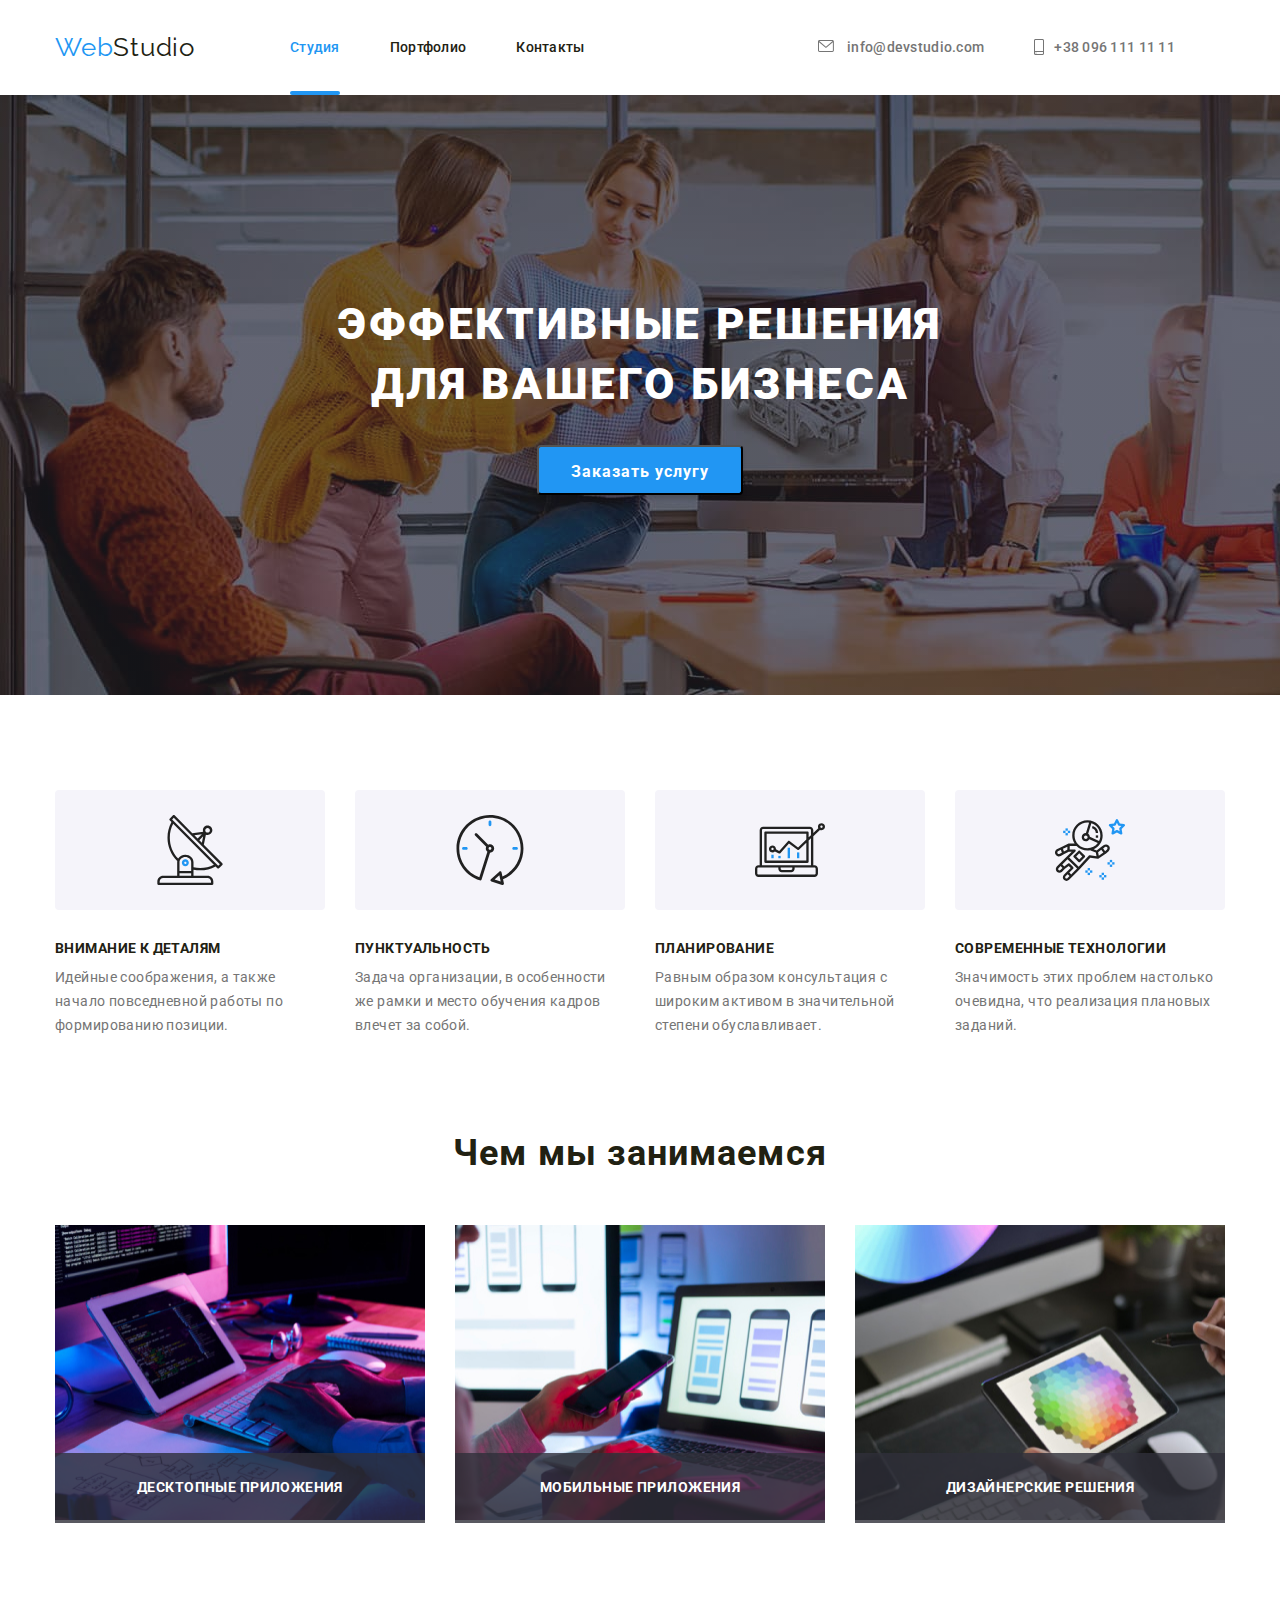
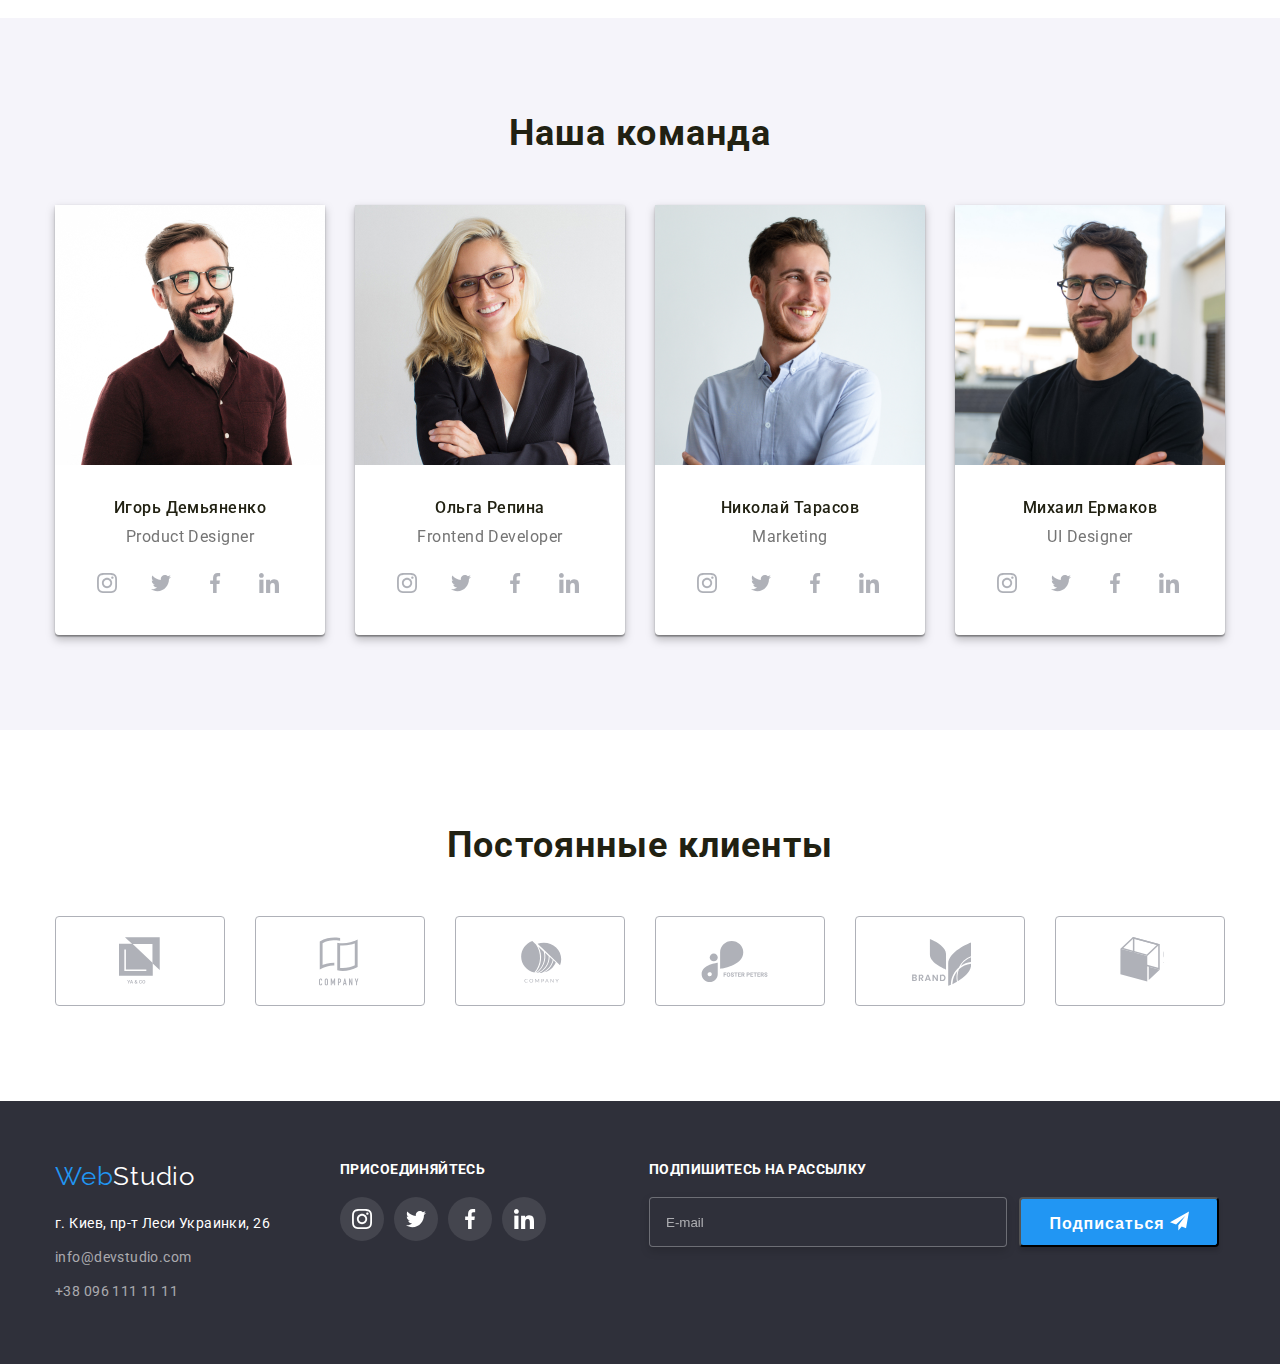
<file: index.html>
<!DOCTYPE html>
<html lang="ru">
  <head>
    <meta charset="UTF-8" />
    <meta name="viewport" content="width=device-width, initial-scale=1.0" />
    <title><goit-markup-hw-06></goit-markup-hw-06></title>
    <link rel="preconnect" href="https://fonts.gstatic.com" />
    <link
      href="https://fonts.googleapis.com/css2?family=Raleway:wght@700&family=Roboto:wght@400;500;700;900&display=swap"
      rel="stylesheet"
    />
    <link
      rel="stylesheet"
      href="https://cdnjs.cloudflare.com/ajax/libs/modern-normalize/1.0.0/modern-normalize.min.css"
      integrity="sha512-ISS7cAi1PEhQ8jnbJpJZMd29NlhNj4AWYyLOSp2CE/CsHxTCu+r+t0D2yoJudVrd0/8fTVPUVDzY5Tvli75u/g=="
      crossorigin="anonymous"
    />
    <link rel="stylesheet" href="./css/style.css" />
  </head>
  <body>
    <!--navigation-->
    <header class="header-container">
      <div class="nav-container size-conteiner">
        <a class="logo" href="WebStudio"
          ><span class="icon-blue">Web</span
          ><span class="icon-bk">Studio</span></a
        >
        <nav class="navigation">
          <ul class="navigation-list list">
            <li>
              <div class="studio">
                <a class="site-studio" href="Студия">Студия</a>
              </div>
            </li>
            <li>
              <a class="site-nav" href="./portfolio.html">Портфолио</a>
            </li>
            <li>
              <a class="site-nav" href="Контакты">Контакты</a>
            </li>
          </ul>
        </nav>
        <!--contacts-->
        <ul class="address">
          <li class="icon-addres">
            <a class="addres-title" href="mailto:info@devstudio.com">
              <svg class="addres-svg">
                <use href="./img/icon/sprite.svg#icon-mail"></use>
              </svg>
              info@devstudio.com
            </a>
          </li>
          <li class="icon-tel">
            <a class="addres-title icon-tel" href="tel:+380961111111">
              <svg class="tel-svg">
                <use href="./img/icon/sprite.svg#icon-smartphone"></use>
              </svg>
              +38 096 111 11 11
            </a>
          </li>
        </ul>
      </div>
    </header>
    <main>
      <!--Hero-->
      <section class="hero-section">
        <h1 class="hero-text">
          Эффективные решения <br />
          для вашего бизнеса
        </h1>
        <button class="hero-button-bgk" type="button" data-modal-open>
          Заказать услугу
        </button>
      </section>

      <!--points-->
      <section class="points-section">
        <ul class="points size-conteiner">
          <li class="points-flex icon-anten">
            <div class="ant-background">
              <svg class="points-svg">
                <use href="./img/icon/sprite.svg#icon-antenna"></use>
              </svg>
            </div>
            <h3 class="points-heading">Внимание к деталям</h3>
            <p class="points-title">
              Идейные соображения, а также начало повседневной работы по
              формированию позиции.
            </p>
          </li>
          <li class="points-flex">
            <div class="ant-background">
              <svg class="points-svg">
                <use href="./img/icon/sprite.svg#icon-clock"></use>
              </svg>
            </div>
            <h3 class="points-heading">Пунктуальность</h3>
            <p class="points-title">
              Задача организации, в особенности же рамки и место обучения кадров
              влечет за собой.
            </p>
          </li>
          <li class="points-flex">
            <div class="ant-background">
              <svg class="points-svg">
                <use href="./img/icon/sprite.svg#icon-diagram"></use>
              </svg>
            </div>
            <h3 class="points-heading">Планирование</h3>
            <p class="points-title">
              Равным образом консультация с широким активом в значительной
              степени обуславливает.
            </p>
          </li>

          <li class="points-flex">
            <div class="ant-background">
              <svg class="points-svg">
                <use href="./img/icon/sprite.svg#icon-astronaut"></use>
              </svg>
            </div>
            <h3 class="points-heading">Современные технологии</h3>
            <p class="points-title">
              Значимость этих проблем настолько очевидна, что реализация
              плановых заданий.
            </p>
          </li>
        </ul>
      </section>
      <!--lessons-->
      <section class="occupation size-conteiner">
        <h2 class="occupation-heading">Чем мы занимаемся</h2>
        <ul class="occupation-flex">
          <li class="occupation-list">
            <img
              class="occupation-img"
              src="./img/main/keyboard.jpg"
              alt="печатает на клавиатуре"
              width="370"
              height="295"
            />
            <p class="occupation-text">Десктопные приложения</p>
          </li>
          <li class="occupation-list">
            <img
              class="occupation-img"
              src="./img/main/telefon.jpg"
              alt="держит телефон"
              width="370"
              height="295"
            />
            <p class="occupation-text">Мобильные приложения</p>
          </li>
          <li class="occupation-list">
            <img
              class="occupation-img"
              src="./img/main/plan.jpg"
              alt="держит планшет"
              width="370"
              height="295"
            />
            <p class="occupation-text">Дизайнерские решения</p>
          </li>
        </ul>
      </section>
      <!--Comand-->
      <section class="comand">
        <h2 class="comand-heading">Наша команда</h2>
        <div class="comand-flex size-conteiner">
          <ul class="comand-list">
            <li class="comand-li">
              <img
                src="img/main/ИгорьДемьяненко.jpg"
                alt="Игорь Демьяненко"
                width="270"
                height="260"
              />
            </li>
            <h4 class="comand-name">Игорь Демьяненко</h4>
            <p lang="en" class="comand-title">Product Designer</p>
            <div class="social-list-div">
              <ul class="social-list">
                <li class="social-list-item">
                  <a href="" class="social-list-link">
                    <svg class="social-list-icon">
                      <use href="./img/icon/sprite.svg#icon-instagram"></use>
                    </svg>
                  </a>
                </li>
                <li class="social-list-item">
                  <a href="" class="social-list-link">
                    <svg class="social-list-icon">
                      <use href="./img/icon/sprite.svg#icon-twitter"></use>
                    </svg>
                  </a>
                </li>
                <li class="social-list-item">
                  <a href="" class="social-list-link">
                    <svg class="social-list-icon">
                      <use href="./img/icon/sprite.svg#icon-facebook"></use>
                    </svg>
                  </a>
                </li>
                <li class="social-list-item-end">
                  <a href="" class="social-list-link">
                    <svg class="social-list-icon">
                      <use href="./img/icon/sprite.svg#icon-linkedin"></use>
                    </svg>
                  </a>
                </li>
              </ul>
            </div>
          </ul>
          <ul class="comand-list">
            <li class="comand-li">
              <img
                src="img/main/ОльгаРепина.jpg"
                alt="Ольга Репина"
                width="270"
                height="260"
              />
              <h4 class="comand-name">Ольга Репина</h4>
              <p lang="en" class="comand-title">Frontend Developer</p>
              <div class="social-list-div">
                <ul class="social-list">
                  <li class="social-list-item">
                    <a href="" class="social-list-link">
                      <svg class="social-list-icon">
                        <use href="./img/icon/sprite.svg#icon-instagram"></use>
                      </svg>
                    </a>
                  </li>
                  <li class="social-list-item">
                    <a href="" class="social-list-link">
                      <svg class="social-list-icon">
                        <use href="./img/icon/sprite.svg#icon-twitter"></use>
                      </svg>
                    </a>
                  </li>
                  <li class="social-list-item">
                    <a href="" class="social-list-link">
                      <svg class="social-list-icon">
                        <use href="./img/icon/sprite.svg#icon-facebook"></use>
                      </svg>
                    </a>
                  </li>
                  <li class="social-list-item-end">
                    <a href="" class="social-list-link">
                      <svg class="social-list-icon">
                        <use href="./img/icon/sprite.svg#icon-linkedin"></use>
                      </svg>
                    </a>
                  </li>
                </ul>
              </div>
            </li>
          </ul>
          <ul class="comand-list">
            <li class="comand-li">
              <img
                src="img/main/НиколайТарасов.jpg"
                alt="Николай Тарасов"
                width="270"
                height="260"
              />
              <h4 class="comand-name">Николай Тарасов</h4>
              <p lang="en" class="comand-title">Marketing</p>
              <div class="social-list-div">
                <ul class="social-list">
                  <li class="social-list-item">
                    <a href="" class="social-list-link">
                      <svg class="social-list-icon">
                        <use href="./img/icon/sprite.svg#icon-instagram"></use>
                      </svg>
                    </a>
                  </li>
                  <li class="social-list-item">
                    <a href="" class="social-list-link">
                      <svg class="social-list-icon">
                        <use href="./img/icon/sprite.svg#icon-twitter"></use>
                      </svg>
                    </a>
                  </li>
                  <li class="social-list-item">
                    <a href="" class="social-list-link">
                      <svg class="social-list-icon">
                        <use href="./img/icon/sprite.svg#icon-facebook"></use>
                      </svg>
                    </a>
                  </li>
                  <li class="social-list-item-end">
                    <a href="" class="social-list-link">
                      <svg class="social-list-icon">
                        <use href="./img/icon/sprite.svg#icon-linkedin"></use>
                      </svg>
                    </a>
                  </li>
                </ul>
              </div>
            </li>
          </ul>
          <ul class="comand-list">
            <li class="comand-li">
              <img
                src="img/main/МихаилЕрмаков.jpg"
                alt="Михаил Ермаков"
                width="270"
                height="260"
              />
              <h4 class="comand-name">Михаил Ермаков</h4>
              <p lang="en" class="comand-title">UI Designer</p>
              <div class="social-list-div">
                <ul class="social-list">
                  <li class="social-list-item">
                    <a href="" class="social-list-link">
                      <svg class="social-list-icon">
                        <use href="./img/icon/sprite.svg#icon-instagram"></use>
                      </svg>
                    </a>
                  </li>
                  <li class="social-list-item">
                    <a href="" class="social-list-link">
                      <svg class="social-list-icon">
                        <use href="./img/icon/sprite.svg#icon-twitter"></use>
                      </svg>
                    </a>
                  </li>
                  <li class="social-list-item">
                    <a href="" class="social-list-link">
                      <svg class="social-list-icon">
                        <use href="./img/icon/sprite.svg#icon-facebook"></use>
                      </svg>
                    </a>
                  </li>
                  <li class="social-list-item-end">
                    <a href="" class="social-list-link">
                      <svg class="social-list-icon">
                        <use href="./img/icon/sprite.svg#icon-linkedin"></use>
                      </svg>
                    </a>
                  </li>
                </ul>
              </div>
            </li>
          </ul>
        </div>
      </section>

      <!--Постоянные клиенты-->
      <section class="regular-customers">
        <div class="icon-customers size-conteiner">
          <h2 class="comand-heading">Постоянные клиенты</h2>
          <ul class="customer-list">
            <li class="customer-list-item">
              <a class="customer-one" href="">
                <svg class="customer-list-icon size-one">
                  <use
                    href="./img/icon/sprite.svg#icon-logo-1"
                    width="45px"
                    height="50px"
                  ></use>
                </svg>
              </a>
            </li>
            <li class="customer-list-item">
              <a href="" class="customer-one">
                <svg class="customer-list-icon size-two">
                  <use
                    href="./img/icon/sprite.svg#icon-logo-2"
                    width="40px"
                    height="52px"
                  ></use>
                </svg>
              </a>
            </li>
            <li class="customer-list-item">
              <a href="" class="customer-one">
                <svg class="customer-list-icon size-three">
                  <use
                    href="./img/icon/sprite.svg#icon-logo-3"
                    width="41px"
                    height="42px"
                  ></use>
                </svg>
              </a>
            </li>
            <li class="customer-list-item">
              <a href="" class="customer-one">
                <svg class="customer-list-icon size-four">
                  <use
                    href="./img/icon/sprite.svg#icon-logo-4"
                    width="80px"
                    height="42px"
                  ></use>
                </svg>
              </a>
            </li>
            <li class="customer-list-item">
              <a href="" class="customer-one">
                <svg class="customer-list-icon size-five">
                  <use
                    href="./img/icon/sprite.svg#icon-logo-5"
                    width="59px"
                    height="47px"
                  ></use>
                </svg>
              </a>
            </li>
            <li class="customer-list-item">
              <a href="" class="customer-one">
                <svg class="customer-list-icon size-six">
                  <use
                    href="./img/icon/sprite.svg#icon-logo-6"
                    width="90px"
                    height="45px"
                  ></use>
                </svg>
              </a>
            </li>
          </ul>
        </div>
      </section>
    </main>

    <footer class="footer-list">
      <div class="footer-cotainer size-conteiner">
        <address>
          <a class="logo-footer" href="WebStudio"
            ><span class="icon-footer-blue">Web</span
            ><span class="icon-footer-wh">Studio</span></a
          >
          <ul class="footer-item">
            <li>
              <a
                class="footer-adress"
                href="https://goo.gl/maps/g3PMuNyfZhRKe9dy9"
                target="_blank"
                >г. Киев, пр-т Леси Украинки, 26</a
              >
            </li>
            <li class="footer-text">
              <a class="footer-nav" href="mailto:info@devstudio.com"
                >info@devstudio.com</a
              >
            </li>
            <li class="footer-text">
              <a class="footer-nav-tel" href="tel:+380961111111"
                >+38 096 111 11 11</a
              >
            </li>
          </ul>
        </address>
        <div class="footer-block">
          <p class="footer-text-item">ПРИСОЕДИНЯЙТЕСЬ</p>
          <ul class="footer-social-list">
            <li class="footer-list-item">
              <a href="" class="footer-list-link">
                <svg class="footer-list-icon">
                  <use href="./img/icon/sprite.svg#icon-instagram"></use>
                </svg>
              </a>
            </li>
            <li class="footer-list-item">
              <a href="" class="footer-list-link">
                <svg class="footer-list-icon">
                  <use href="./img/icon/sprite.svg#icon-twitter"></use>
                </svg>
              </a>
            </li>
            <li class="footer-list-item">
              <a href="" class="footer-list-link">
                <svg class="footer-list-icon">
                  <use href="./img/icon/sprite.svg#icon-facebook"></use>
                </svg>
              </a>
            </li>
            <li class="footer-list-item">
              <a href="" class="footer-list-link">
                <svg class="footer-list-icon">
                  <use href="./img/icon/sprite.svg#icon-linkedin"></use>
                </svg>
              </a>
            </li>
          </ul>
        </div>
        <div class="form-conteiner">
          <p class="footer-text-item">ПОДПИШИТЕСЬ НА РАССЫЛКУ</p>
          <form class="form-footer">
            <input
              type="email"
              name="user-email"
              id=""
              class="footer-input"
              placeholder="E-mail"
            />
            <button type="submit" class="footer-submit">
              Подписаться
              <span>
                <svg class="footer-form-icon">
                  <use
                    href="./img/icon/telega.svg#icon-icon-send"
                    class="footer-submit-icon"
                  ></use>
                </svg>
              </span>
            </button>
          </form>
        </div>
      </div>
    </footer>

    <!-- Modal -->
    <div class="backdrop is-hidden" data-modal>
      <div class="modal">
        <div role="group" class="window">
          <p class="modal-text">Оставьте свои данные, мы вам перезвоним</p>
          <form class="form js-speaker-form">
            <p class="form-field">
              <label for="name" class="label-text">Имя</label>
              <span class="modal-svg-icon">
                <input
                  class="input-line"
                  type="text"
                  name="user-name"
                  id="name"
                />
                <svg class="modal-icon">
                  <use href="./img/icon/modal.svg#icon-name"></use>
                </svg>
              </span>
            </p>
            <p class="form-field">
              <label class="label-text" for="tel">Телефон</label>
              <span class="modal-svg-tel"
                ><input
                  class="input-line"
                  type="tel"
                  name="user-phone"
                  id="tel"
                />
                <svg class="modal-icon-tel">
                  <use href="./img/icon/modal.svg#icon-modal-tel"></use>
                </svg>
              </span>
            </p>
            <p class="form-field">
              <label class="label-text" for="email">Почта</label>
              <span class="modal-svg-email"
                ><input
                  class="input-line"
                  type="email"
                  name="user-email"
                  id="email"
                />
                <svg class="modal-icon-email">
                  <use href="./img/icon/modal.svg#icon-modal-mail"></use>
                </svg>
              </span>
            </p>
            <p class="form-field">
              <label class="label-text" for="">Комментарий</label>
              <textarea
                name="user-message"
                id=""
                class="modal-form-message"
                placeholder="Введите текст"
              ></textarea>
            </p>
            <p class="check-line">
              <input
                type="checkbox"
                name="user-policy"
                id="policy-check"
                class="checkbox-vector visually-hidden"
              />
              <label for="policy-check" class="coment-text">
                Соглашаюсь с рассылкой и принимаю
                <a href="#" class="licension-text"> Условия договора</a></label
              >
            </p>

            <div class="modal-button-container form-field">
              <button class="modal-button" type="submit">Отправить</button>
            </div>
          </form>
        </div>

        <button class="close-button" type="button" data-modal-close>
          <svg class="close-icon">
            <use href="./img/icon/close-icon.svg#icon-Vector"></use>
          </svg>
        </button>
      </div>
    </div>

    <!-- script modal -->
    <script src="./js/modal.js"></script>

    <!-- console -->
    <script>
      (() => {
        document
          .querySelector('.js-speaker-form')
          .addEventListener('submit', e => {
            e.preventDefault();

            new FormData(e.currentTarget).forEach((value, name) =>
              console.log(`${name}: ${value}`),
            );
          });
      })();
    </script>
  </body>
</html>
</file>
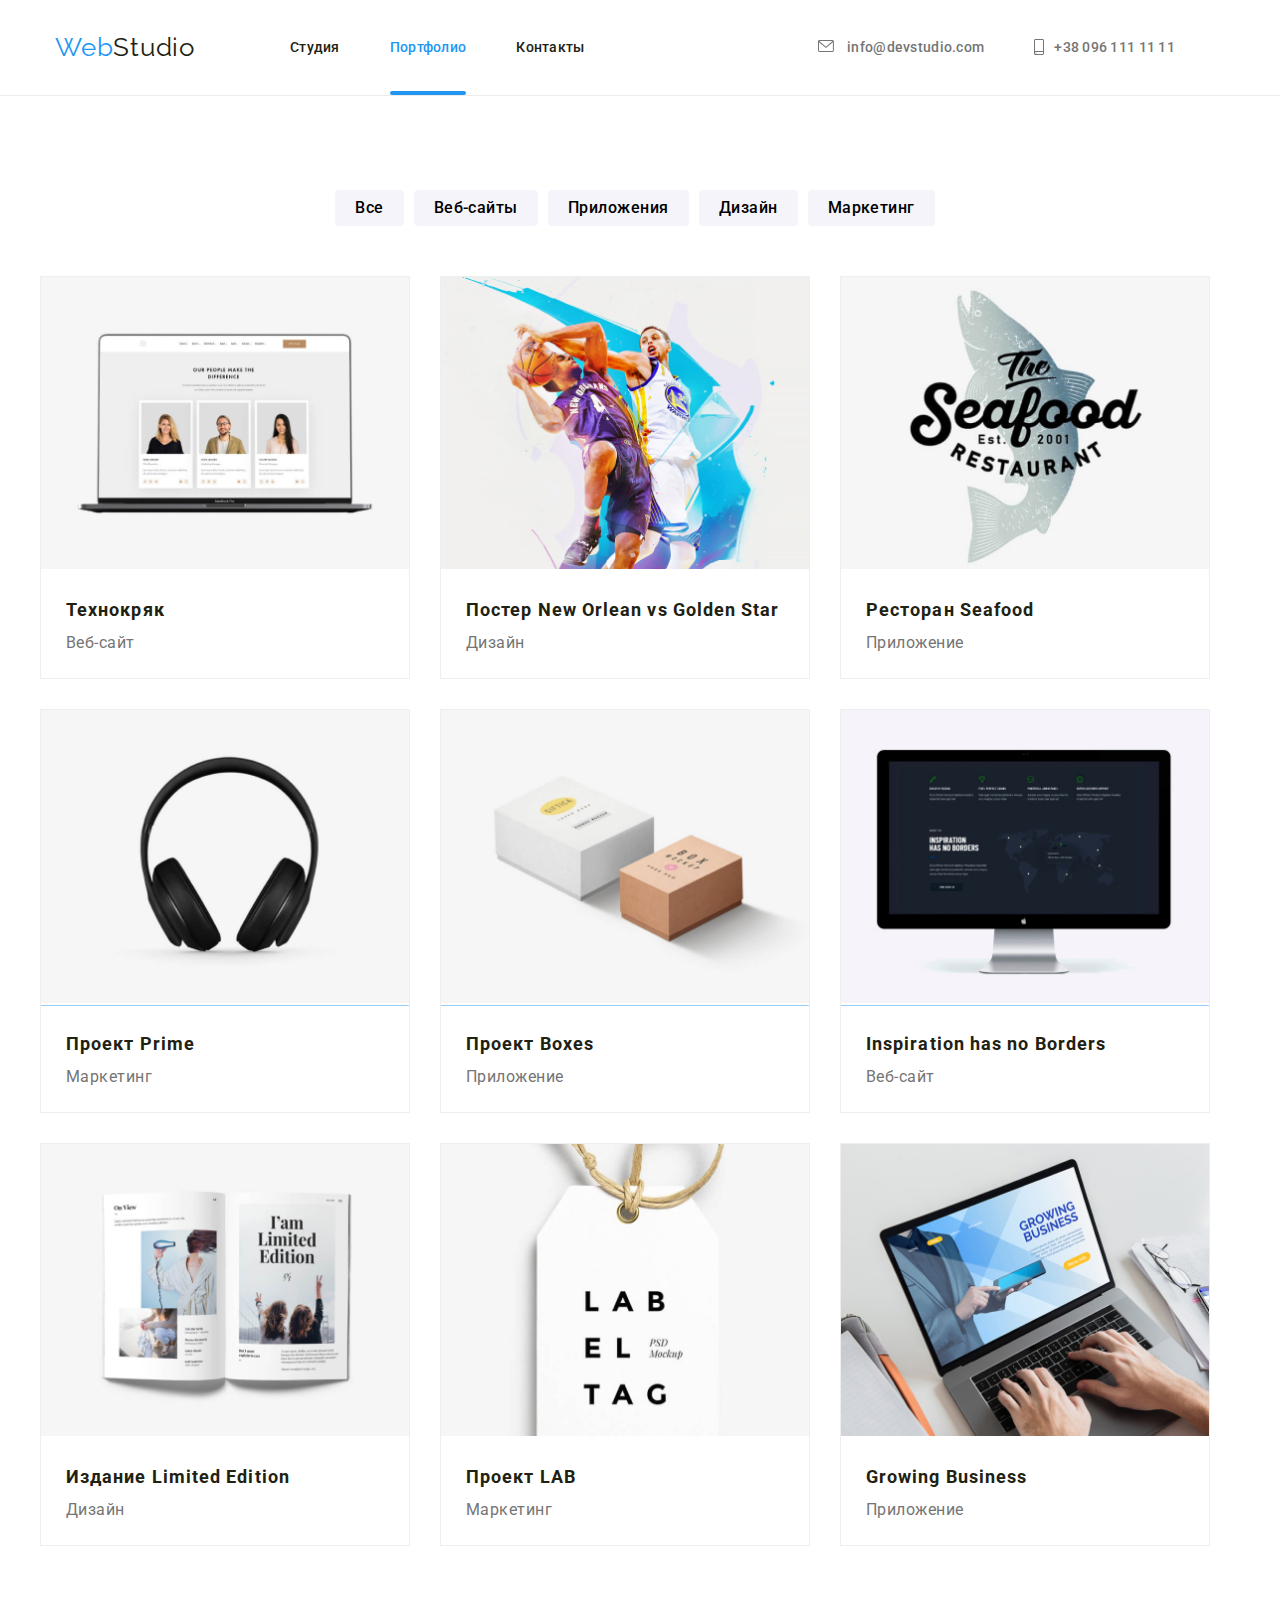
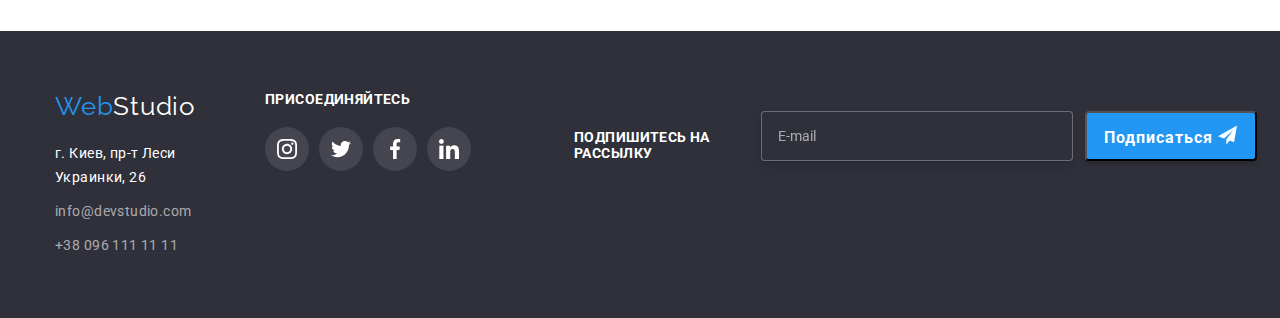
<file: portfolio.html>
<!DOCTYPE html>
<html lang="ru">
  <head>
    <link
      rel="stylesheet"
      href="https://cdnjs.cloudflare.com/ajax/libs/modern-normalize/1.0.0/modern-normalize.min.css"
    />
    <meta charset="UTF-8" />
    <meta name="viewport" content="width=device-width, initial-scale=1.0" />
    <title><goit-markup-hw-06></goit-markup-hw-06></title>
    <link rel="preconnect" href="https://fonts.gstatic.com" />
    <link
      href="https://fonts.googleapis.com/css2?family=Raleway:wght@700&family=Roboto:wght@400;500;700;900&display=swap"
      rel="stylesheet"
    />
    <link
      rel="stylesheet"
      href="https://cdnjs.cloudflare.com/ajax/libs/modern-normalize/1.0.0/modern-normalize.min.css"
      integrity="sha512-ISS7cAi1PEhQ8jnbJpJZMd29NlhNj4AWYyLOSp2CE/CsHxTCu+r+t0D2yoJudVrd0/8fTVPUVDzY5Tvli75u/g=="
      crossorigin="anonymous"
    />
    <link rel="stylesheet" href="./css/style.css" />
  </head>

  <body>
    <!--navigation-->
    <header class="header-container-portfolio">
      <div class="nav-container-portfolio size-conteiner">
        <nav class="navigation">
          <ul class="navigation-list list">
            <li>
              <a class="logo" href="WebStudio"
                ><span class="icon-blue">Web</span
                ><span class="icon-bk">Studio</span></a
              >
            </li>
            <li>
              <a class="site-nav" href="./index.html">Студия</a>
            </li>
            <li>
              <div>
                <a class="site-portfolio" href="Портфолио">Портфолио</a>
              </div>
            </li>
            <li>
              <a class="site-nav" href="Контакты">Контакты</a>
            </li>
          </ul>
        </nav>
        <!--contacts-->
        <ul class="address">
          <li class="icon-addres">
            <a class="addres-title" href="mailto:info@devstudio.com">
              <svg class="addres-svg">
                <use href="./img/icon/sprite.svg#icon-mail"></use>
              </svg>
              info@devstudio.com
            </a>
          </li>
          <li class="icon-tel">
            <a class="addres-title icon-tel" href="tel:+380961111111">
              <svg class="tel-svg">
                <use href="./img/icon/sprite.svg#icon-smartphone"></use>
              </svg>
              +38 096 111 11 11
            </a>
          </li>
        </ul>
      </div>
    </header>
    <main>
      <section class="button-navigate size-conteiner">
        <ul class="flex-button-item">
          <li>
            <button type="button" class="button-nav-portfolio">Все</button>
          </li>
          <li>
            <button type="button" class="button-nav-portfolio">
              Веб-сайты
            </button>
          </li>
          <li>
            <button type="button" class="button-nav-portfolio">
              Приложения
            </button>
          </li>
          <li>
            <button type="button" class="button-nav-portfolio">Дизайн</button>
          </li>
          <li>
            <button type="button" class="button-nav-portfolio">
              Маркетинг
            </button>
          </li>
        </ul>
        <ul class="project size-conteiner">
          <li class="project-img-portfolio">
            <a class="project-focus" href="">
              <div class="project-overlay">
                <img
                  src="./img/portfolio/технокряк.jpg"
                  alt="Ноутбук"
                  width="100%"
                  height="100%"
                />
                <p class="overlay">
                  Технокряк это современная площадка распространения
                  коронавируса. Компании используют эту платформу для цифрового
                  шпионажа и атак на защищённые сервера конкурентов.
                </p>
              </div>
              <div class="project-name">
                <h4 class="project-heading">Технокряк</h4>
                <p class="text-prophecy">Веб-сайт</p>
              </div>
            </a>
          </li>

          <li class="project-img-portfolio">
            <a class="project-focus" href="">
              <div class="project-overlay">
                <img
                  src="./img/portfolio/постер.jpg"
                  alt="Баскетболисты"
                  width="100%"
                  height="100%"
                />
                <p class="overlay">
                  Технокряк это современная площадка распространения
                  коронавируса. Компании используют эту платформу для цифрового
                  шпионажа и атак на защищённые сервера конкурентов.
                </p>
              </div>
              <div class="project-name">
                <h4 class="project-heading">
                  Постер New Orlean vs Golden Star
                </h4>
                <p class="text-prophecy">Дизайн</p>
              </div>
            </a>
          </li>

          <li class="project-img-portfolio">
            <a class="project-focus" href="">
              <div class="project-overlay">
                <img
                  src="./img/portfolio/ресторан.jpg"
                  alt="Лого-рыба"
                  width="100%"
                  height="100%"
                />
                <p class="overlay">
                  Технокряк это современная площадка распространения
                  коронавируса. Компании используют эту платформу для цифрового
                  шпионажа и атак на защищённые сервера конкурентов.
                </p>
              </div>
              <div class="project-name">
                <h4 class="project-heading">Ресторан Seafood</h4>
                <p class="text-prophecy">Приложение</p>
              </div>
            </a>
          </li>

          <li class="project-img-portfolio">
            <a class="project-focus" href="">
              <div class="project-overlay">
                <img
                  src="./img/portfolio/наушники.jpg"
                  alt="Наушники"
                  width="100%"
                  height="100%"
                />
                <p class="overlay">
                  Технокряк это современная площадка распространения
                  коронавируса. Компании используют эту платформу для цифрового
                  шпионажа и атак на защищённые сервера конкурентов.
                </p>
              </div>
              <div class="project-name">
                <h4 class="project-heading">Проект Prime</h4>
                <p class="text-prophecy">Маркетинг</p>
              </div>
            </a>
          </li>

          <li class="project-img-portfolio">
            <a class="project-focus" href="">
              <div class="project-overlay">
                <img
                  src="./img/portfolio/ящики.jpg"
                  alt="ящики"
                  width="100%"
                  height="100%"
                />
                <p class="overlay">
                  Технокряк это современная площадка распространения
                  коронавируса. Компании используют эту платформу для цифрового
                  шпионажа и атак на защищённые сервера конкурентов.
                </p>
              </div>
              <div class="project-name">
                <h4 class="project-heading">Проект Boxes</h4>
                <p class="text-prophecy">Приложение</p>
              </div>
            </a>
          </li>

          <li class="project-img-portfolio">
            <a class="project-focus" href="">
              <div class="project-overlay">
                <img
                  src="./img/portfolio/Монитор.jpg"
                  alt="Монитор"
                  width="100%"
                  height="100%"
                />
                <p class="overlay">
                  Технокряк это современная площадка распространения
                  коронавируса. Компании используют эту платформу для цифрового
                  шпионажа и атак на защищённые сервера конкурентов.
                </p>
              </div>
              <div class="project-name">
                <h4 class="project-heading">Inspiration has no Borders</h4>
                <p class="text-prophecy">Веб-сайт</p>
              </div>
            </a>
          </li>

          <li class="project-img-portfolio">
            <a class="project-focus" href="">
              <div class="project-overlay">
                <img
                  src="./img/portfolio/книга.jpg"
                  alt="книга"
                  width="100%"
                  height="100%"
                />
                <p class="overlay">
                  Технокряк это современная площадка распространения
                  коронавируса. Компании используют эту платформу для цифрового
                  шпионажа и атак на защищённые сервера конкурентов.
                </p>
              </div>
              <div class="project-name">
                <h4 class="project-heading">Издание Limited Edition</h4>
                <p class="text-prophecy">Дизайн</p>
              </div>
            </a>
          </li>

          <li class="project-img-portfolio">
            <a class="project-focus" href="">
              <div class="project-overlay">
                <img
                  src="./img/portfolio/проект.jpg"
                  alt="Проект"
                  width="100%"
                  height="100%"
                />
                <p class="overlay">
                  Технокряк это современная площадка распространения
                  коронавируса. Компании используют эту платформу для цифрового
                  шпионажа и атак на защищённые сервера конкурентов.
                </p>
              </div>
              <div class="project-name">
                <h4 class="project-heading">Проект LAB</h4>
                <p class="text-prophecy">Маркетинг</p>
              </div>
            </a>
          </li>

          <li class="project-img-portfolio">
            <a class="project-focus" href="">
              <div class="project-overlay">
                <img
                  src="./img/portfolio/ноут.jpg"
                  alt="Печатает на ноутбуке"
                  width="100%"
                  height="100%"
                />
                <p class="overlay">
                  Технокряк это современная площадка распространения
                  коронавируса. Компании используют эту платформу для цифрового
                  шпионажа и атак на защищённые сервера конкурентов.
                </p>
              </div>
              <div class="project-name">
                <h4 class="project-heading">Growing Business</h4>
                <p class="text-prophecy">Приложение</p>
              </div>
            </a>
          </li>
        </ul>
      </section>
    </main>

    <!--footer-->
    <footer class="footer-list">
      <div class="footer-cotainer size-conteiner">
        <address>
          <a class="logo-footer" href="WebStudio"
            ><span class="icon-footer-blue">Web</span
            ><span class="icon-footer-wh">Studio</span></a
          >
          <ul class="footer-item">
            <li>
              <a
                class="footer-adress"
                href="https://goo.gl/maps/g3PMuNyfZhRKe9dy9"
                target="_blank"
                >г. Киев, пр-т Леси Украинки, 26</a
              >
            </li>
            <li class="footer-text">
              <a class="footer-nav" href="mailto:info@devstudio.com"
                >info@devstudio.com</a
              >
            </li>
            <li class="footer-text">
              <a class="footer-nav-tel" href="tel:+380961111111"
                >+38 096 111 11 11</a
              >
            </li>
          </ul>
        </address>
        <div class="footer-block">
          <p class="footer-text-item">ПРИСОЕДИНЯЙТЕСЬ</p>
          <ul class="footer-social-list">
            <li class="footer-list-item">
              <a href="" class="footer-list-link">
                <svg class="footer-list-icon">
                  <use href="./img/icon/sprite.svg#icon-instagram"></use>
                </svg>
              </a>
            </li>
            <li class="footer-list-item">
              <a href="" class="footer-list-link">
                <svg class="footer-list-icon">
                  <use href="./img/icon/sprite.svg#icon-twitter"></use>
                </svg>
              </a>
            </li>
            <li class="footer-list-item">
              <a href="" class="footer-list-link">
                <svg class="footer-list-icon">
                  <use href="./img/icon/sprite.svg#icon-facebook"></use>
                </svg>
              </a>
            </li>
            <li class="footer-list-item">
              <a href="" class="footer-list-link">
                <svg class="footer-list-icon">
                  <use href="./img/icon/sprite.svg#icon-linkedin"></use>
                </svg>
              </a>
            </li>
          </ul>
        </div>
        <div class="form-conteiner">
          <form class="form-footer">
            <p class="footer-text-item">ПОДПИШИТЕСЬ НА РАССЫЛКУ</p>
            <input
              type="email"
              name="user-email"
              id=""
              class="footer-input"
              placeholder="E-mail"
            />
            <button type="submit" class="footer-submit">
              Подписаться
              <span>
                <svg class="footer-form-icon">
                  <use href="./img/icon/telega.svg#icon-icon-send"></use>
                </svg>
              </span>
            </button>
          </form>
        </div>
      </div>
    </footer>
  </body>
</html>
</file>
<file: css/style.css>
* {
  padding: 0%;
  margin: 0%;
  box-sizing: border-box;
}
body {
  font-family: 'Roboto', sans-serif;
  font-size: 14px;
  color: var(--primary-text-color);
  letter-spacing: 0.03em;
}
:root {
  --primary-text-color: #212112;
  --tilt-color: #757575;
  --accent-color: #2196f3;
  --background-color: #ffffff;
  --background-footer: #2f303a;
  --footer-nav: rgba(255, 255, 255, 60%);
  --icon-color: #afb1b8;
}

h1,
h2,
h3,
h4,
h5,
h6,
p {
  margin: 0;
}
address {
  font-style: normal;
}
.body {
  color: var(--primary-text-color);
  background-color: var(--background-color);
}
:visited {
  color: inherit;
}

li {
  list-style: none;
}

a {
  text-decoration: none;
}

.visually-hidden {
  position: absolute !important;
  clip: rect(1px 1px 1px 1px); /* IE6, IE7 */
  clip: rect(1px, 1px, 1px, 1px);
  padding: 0 !important;
  border: 0 !important;
  height: 1px !important;
  width: 1px !important;
  overflow: hidden;
}

.size-conteiner {
  margin-left: auto;
  margin-right: auto;
  width: 1200px;
  padding-left: 15px;
  padding-right: 15px;
}

/* цвет заголовков #212112 */
/* цвет дополнительный #2196F3 */
/* цвет основной #757575 */
/* цвет в Hero #FFFFFF */

/* header-container*/

.header-container {
  padding-bottom: 32px;
  padding-top: 32px;
}

/*nav-container*/
.nav-container {
  display: flex;
  align-items: center;
}
/* color nav*/
.logo {
  display: flex;
  margin-right: 95px;
  font-family: Raleway;
  font-style: normal;
  font-weight: 400;
  font-size: 26px;
  line-height: 1.192;
  /* identical to box height */

  letter-spacing: 0.03em;
}
.icon-blue {
  color: var(--accent-color);
}
.icon-bk {
  color: var(--primary-text-color);
}
.icon-wh {
  color: var(--background-color);
}
.navigation-list {
  display: flex;
  align-items: center;
}
.site-studio {
  position: relative;
  font-weight: 500;
  line-height: 1.142;
  letter-spacing: 0.02em;
  margin-right: 50px;
  color: var(--accent-color);
}
.studio-line {
  position: absolute;
  width: 48px;
  height: 4px;
  top: 91px;
  background: #2196f3;
  border-radius: 2px;
  opacity: 1;
}

.site-studio:after {
  display: inline-block;
  content: '';
  width: 100%;
  position: absolute;
  bottom: 0;
  left: 0;
  top: 52px;
  margin-bottom: -1px;
  background-color: var(--accent-color);
  height: 4px;
  border-radius: 2px;
  /* .site-studio:hover .studio-line { */
  opacity: 1;
}

.site-portfolio {
  position: relative;
  font-weight: 500;
  line-height: 1.142;
  letter-spacing: 0.02em;
  margin-right: 50px;
  color: var(--accent-color);
}

.site-portfolio:after {
  display: inline-block;
  content: '';
  width: 100%;
  position: absolute;
  bottom: 0;
  left: 0;
  top: 52px;
  margin-bottom: -1px;
  background-color: var(--accent-color);
  height: 4px;
  border-radius: 2px;
}

.site-line-portfolio {
  position: absolute;
  width: 78px;
  height: 4px;
  top: 92px;

  background: #2196f3;
  border-radius: 2px;
}
/*nav-hover*/
.site-nav {
  font-weight: 500;
  line-height: 1.142;
  letter-spacing: 0.02em;
  color: var(--primary-text-color);
  margin-right: 50px;
  transition: 250ms linear;
  transition-timing-function: cubic-bezier(0.4, 0, 0.2, 1);
}
.site-nav:last-child {
  margin-right: none;
}
.site-nav:hover,
.site-nav:focus {
  color: var(--accent-color);
}

/*adress*/
.address {
  display: flex;
  margin-left: auto;
  flex-shrink: 0;
}
.icon-addres {
  display: flex;
  justify-content: center;
}
.addres-svg {
  height: 12px;
  width: 16px;
  margin-right: 10px;
  fill: #757575;
  transition: fill 250ms linear;
  transition-timing-function: cubic-bezier(0.4, 0, 0.2, 1);
}

.addres-title:hover .addres-svg,
.addres-title:focus .addres-svg {
  fill: var(--accent-color);
}
.icon-tel {
  display: flex;
  justify-content: center;
}
.tel-svg {
  position: relative;
  height: 16px;
  width: 10px;
  margin-right: 10px;
  fill: #757575;
  transition: fill 250ms linear;
  transition-timing-function: cubic-bezier(0.4, 0, 0.2, 1);
}

.addres-title:hover .tel-svg,
.addres-title:focus .tel-svg {
  fill: var(--accent-color);
}

.addres-title {
  margin-right: 50px;
  transition: 250ms linear;
  transition-timing-function: cubic-bezier(0.4, 0, 0.2, 1);
}
.addres-title :last-child {
  margin-right: none;
}

.addres-title {
  font-style: normal;
  font-weight: 500;
  line-height: 1.142;
  letter-spacing: 0.02em;
  color: var(--tilt-color);
}

.addres-title:hover,
.addres-title:focus {
  color: var(--accent-color);
}

/*hero*/
.hero-section {
  max-width: 1600px;
  margin-left: auto;
  margin-right: auto;
  background: no-repeat;
  background-image: linear-gradient(
      to right,
      rgba(47, 48, 58, 0.4),
      rgba(47, 48, 58, 0.4)
    ),
    url('../img/main/Hero.jpg');
  text-align: center;
  height: 600px;
  background-color: var(--background-footer);
}
.hero-text {
  font-style: normal;
  font-weight: 900;
  font-size: 44px;
  line-height: 1.363;
  letter-spacing: 0.06em;
  padding-top: 200px;
  text-transform: uppercase;
  color: var(--background-color);
}

.hero-button-bgk {
  background-color: var(--accent-color);
  /*position: absolute;*/
  box-shadow: 0px 4px 4px rgba(0, 0, 0, 0.15);
  border-radius: 4px;
  margin-top: 30px;
  min-width: 200px;
  height: 50px;
  left: 774px;
  top: 465px;
  /*text*/

  font-family: Roboto;
  font-weight: 700;
  padding: 10px 32px;
  font-size: 16px;
  line-height: 1.875;
  letter-spacing: 0.06em;
  color: var(--background-color);

  transition: background-color 250ms linear;
  transition-timing-function: cubic-bezier(0.4, 0, 0.2, 1);
}
.hero-button-bgk:hover,
.hero-button-bgk:focus {
  box-shadow: 0px 4px 4px rgba(0, 0, 0, 0.15);
  border-radius: 4px;
}

/*section points*/

.points-section {
  padding-top: 95px;
}
.points {
  display: flex;
}

.points-flex {
  flex-wrap: wrap;
  width: 270px;
  margin-right: 30px;
}

.points-svg {
  width: 70px;
  height: 70px;
  background-size: contain;
  background: #f5f4fa;
  background-position: center;
}
.ant-background {
  content: '';
  display: flex;
  width: 270px;
  height: 120px;
  align-items: center;
  justify-content: center;

  background-color: #f5f4fa;
  margin-bottom: 30px;
  border-radius: 4px;
}

.icon-anten::before {
  background-image: url('../img/main/keyboard.jpg');
}

.points :last-child {
  margin: none;
}
.points-heading {
  font-size: 14px;
  font-weight: 700;
  line-height: 1.142;
  letter-spacing: 0.03em;
  text-transform: uppercase;
  color: var(--primary-text-color);
}

.points-title {
  padding-top: 10px;
  font-style: normal;
  font-weight: 400;
  line-height: 1.714;
  /* or 171% */

  letter-spacing: 0.03em;
  color: var(--tilt-color);
}

/*section occupation*/

.occupation {
  padding-top: 95px;
  padding-bottom: 95px;
}
.occupation-heading {
  font-style: normal;
  font-weight: 700;
  font-size: 36px;
  line-height: 1.166;
  text-align: center;
  letter-spacing: 0.03em;
}
.occupation-flex {
  display: flex;
}
.occupation-list {
  position: relative;
}

.occupation-text {
  position: absolute;
  display: block;
  bottom: 0;
  width: 100%;
  padding-top: 27px;
  padding-bottom: 27px;
  font-weight: 700;
  font-size: 14px;
  line-height: 1.14;
  text-align: center;
  letter-spacing: 0.03em;
  text-transform: uppercase;
  background: rgba(47, 48, 58, 0.8);
  color: var(--background-color);
}

/*sectoin lesson*/
.occupation-flex {
  display: flex;
  justify-content: space-between;
  margin-top: 50px;
}
.occupation-flex:last-child {
  margin: none;
}

/*section comand*/
.comand {
  padding-top: 95px;
  padding-bottom: 95px;
  margin-left: auto;
  margin-right: auto;
  background: #f5f4fa;
}
.comand-list {
  margin-right: 30px;
  background: #ffffff;
  box-shadow: 0px 1px 3px rgba(0, 0, 0, 0.12), 0px 1px 1px rgba(0, 0, 0, 0.14),
    0px 2px 1px rgba(0, 0, 0, 0.2);
  border-radius: 0px 0px 4px 4px;
}
.comand-list:last-child {
  margin: none;
}

.comand-flex {
  filter: drop-shadow(0px 4px 4px rgba(0, 0, 0, 0.25));

  display: flex;
  padding-top: 50px;
}

.comand-heading {
  font-style: normal;
  font-weight: 700;
  font-size: 36px;
  line-height: 1.16;
  text-align: center;
  letter-spacing: 0.03em;
}

.comand-name {
  padding-top: 30px;
  font-style: normal;
  font-weight: 500;
  font-size: 16px;
  line-height: 1.187;
  /* identical to box height */

  text-align: center;
  letter-spacing: 0.03em;
}

.comand-title {
  padding-top: 10px;
  font-style: normal;
  font-weight: 400;
  font-size: 16px;
  line-height: 1.187;
  /* identical to box height */

  text-align: center;
  letter-spacing: 0.03em;
  color: var(--tilt-color);
}

.social-list-div {
  padding-left: 30px;
  padding-right: 30px;
  padding-top: 15px;
  padding-bottom: 30px;
}

.social-list {
  display: flex;
}
.social-list-item {
  margin-right: 10px;
}
.social-list-icon {
  fill: var(--icon-color);
  width: 20px;
  height: 20px;
  transition: fill 250ms linear;
  transition-timing-function: cubic-bezier(0.4, 0, 0.2, 1);
}
.social-list:last-child {
  margin: none;
}

.social-list-link:hover,
.social-list-link:focus {
  background-color: var(--accent-color);
}
.social-list-link {
  display: flex;
  justify-content: center;
  align-items: center;
  width: 44px;
  height: 44px;
  background-color: var(--background-color);
  border-radius: 50%;
  transition: background-color 250ms linear;
}

.social-list-link:hover .social-list-icon,
.social-list-link:focus .social-list-icon {
  fill: var(--background-color);
}

/* Постоянные клиенты */
.regular-customers {
  padding-top: 95px;
  padding-bottom: 95px;
}
.icon-customers {
}
.customer-list {
  display: flex;
  display: inline-flex;
}
.customer-list-item {
  margin-top: 50px;
  margin-right: 30px;
  width: 170px;
  height: 90px;
  border: 1px solid var(--icon-color);
  border-radius: 4px;
}
.customer-list-item:last-child {
  margin-right: none;
}

.customer-one {
  width: 170px;
  height: 90px;
  content: '';
  display: flex;
  justify-content: center;
  align-items: center;
  transition: 250ms linear;
  transition-timing-function: cubic-bezier(0.4, 0, 0.2, 1);
}
.customer-list-icon {
  fill: var(--icon-color);
  transition: 250ms linear;
  transition-timing-function: cubic-bezier(0.4, 0, 0.2, 1);
}
.size-one {
  width: 45px;
  height: 50px;
}

.size-two {
  width: 45px;
  height: 50px;
}
.size-three {
  width: 41px;
  height: 42px;
}
.size-four {
  width: 80px;
  height: 42px;
}
.size-five {
  width: 59px;
  height: 47px;
}
.size-six {
  width: 45px;
  height: 50px;
}
.customer-list-item {
  transition: 250ms linear;
}
.customer-list-icon {
  transition: fill 250ms linear;
}

.customer-one:hover .customer-list-icon,
.customer-one:focus .customer-list-icon {
  fill: var(--accent-color);
}

.customer-list-item:hover,
.customer-list-item:focus {
  border-color: var(--accent-color);
}

/*portfolio*/
.header-container-portfolio {
  margin-left: auto;
  margin-right: auto;
  padding-bottom: 32px;
  padding-top: 32px;
  border-bottom: 1px solid #ececec;
}

.nav-container-portfolio {
  display: flex;
  align-items: center;
}

/*hero-button*/
.button-navigate {
  margin-top: 94px;
  padding-bottom: 115px;
}
.flex-button-item {
  display: flex;
  justify-content: center;
}

.button-nav-portfolio {
  margin-right: 10px;
  border: none;
  padding: 5px 20px;
  font-style: normal;
  font-weight: 500;
  font-size: 16px;
  line-height: 1.625;
  background: #f5f4fa;
  border-radius: 4px;
  transition: background-color 250ms linear;
  transition: 250ms linear;

  text-align: center;
  letter-spacing: 0.03em;
}
.button-nav-portfolio :last-child {
  margin-right: none;
}
.button-nav-portfolio:hover,
.button-nav-portfolio:focus {
  border-radius: 4px;
  color: var(--background-color);
  box-shadow: 0px 3px 1px rgba(0, 0, 0, 0.1), 0px 1px 2px rgba(0, 0, 0, 0.08),
    0px 2px 2px rgba(0, 0, 0, 0.12);
  border-radius: 4px;
  background-color: var(--accent-color);
}

/*image*/
.project {
  margin: -30px;
  margin-top: 50px;
  display: flex;
  flex-wrap: wrap;
  align-items: center;
}
.project-img-portfolio {
  margin-right: 30px;
  margin-bottom: 30px;
  width: 370px;
  background: #ffffff;
  border: 1px solid #eeeeee;
  box-sizing: border-box;
}

.project-overlay {
  position: relative;
  overflow: hidden;
}
.project-focus:hover .overlay {
  transform: translateY(0);
}
.project-focus:focus .overlay {
  transform: translateY(0);
}

.project-img-portfolio:hover .project-focus {
  box-shadow: 0px 1px 1px rgba(0, 0, 0, 0.12), 0px 4px 4px rgba(0, 0, 0, 0.06),
    1px 4px 6px rgba(0, 0, 0, 0.16);
}
.overlay {
  position: absolute;
  left: 0;
  top: 0;
  font-family: Roboto;

  font-size: 18px;
  line-height: 28px;
  width: 100%;
  height: 100%;
  padding: 65px 25px;
  color: var(--background-color);
  background: rgba(33, 150, 243, 0.9);
  transform: translateY(100%);
  transition: transform 250ms linear;
  transition-timing-function: cubic-bezier(0.4, 0, 0.2, 1);
}
.project-focus {
  display: block;
}
.project-focus:hover,
.project-focus:focus {
  box-shadow: 0px 1px 1px rgba(0, 0, 0, 0.12), 0px 4px 4px rgba(0, 0, 0, 0.06),
    1px 4px 6px rgba(0, 0, 0, 0.16);
}

.project-name {
  padding: 20px 25px;
}
.project :nth-last-child(-n + 3) {
  margin-bottom: 0px;
}
.project :nth-child(3n) {
  margin-right: 0px;
}

.project-heading {
  font-style: normal;
  font-weight: 700;
  font-size: 18px;
  line-height: 2;
  letter-spacing: 0.06em;
  color: var(--primary-text-color);
}

.text-prophecy {
  font-style: normal;
  font-weight: 400;
  font-size: 16px;
  line-height: 1.875;
  /* identical to box height, or 187% */

  letter-spacing: 0.03em;
  color: var(--tilt-color);
}

/*footer*/

.footer-list {
  display: flex;
  display: block;
  padding-top: 60px;
  padding-bottom: 60px;
  margin-left: auto;
  margin-right: auto;

  background-color: var(--background-footer);
}
.footer-cotainer {
  display: flex;
}
.logo-footer {
  padding-top: 60px;
  font-family: Raleway;
  font-style: normal;
  font-size: 26px;
  line-height: 1.192;
  /* identical to box height */

  letter-spacing: 0.03em;
}
.icon-footer-blue {
  color: var(--accent-color);
}
.icon-footer-wh {
  color: var(--background-color);
}

.footer-item {
  font-family: Roboto;
  padding-top: 20px;
}
.footer-text-adress {
  font-family: Roboto;
}
.footer-text {
  padding-top: 10px;
  color: var(--background-color);
}
.footer-text-item {
  font-weight: 700;
  font-size: 14px;
  line-height: 16px;
  letter-spacing: 0.03em;
  text-transform: uppercase;
  color: var(--background-color);
}

.footer-adress {
  padding-top: 20px;
  line-height: 1.714;
  letter-spacing: 0.03em;
  color: var(--background-color);
}
.footer-nav {
  line-height: 1.714;
  letter-spacing: 0.03em;
  color: var(--footer-nav);
}
.footer-nav-tel {
  padding-top: 10px;
  line-height: 1.714;
  letter-spacing: 0.03em;
  color: var(--footer-nav);
}
.footer-block {
  padding-left: 70px;
}
.footer-social-list {
  margin-bottom: 0;
  margin-top: 20px;
  padding-left: 0;
  display: flex;
}

.footer-list-item {
  margin-right: 10px;
}
.footer-list-item:last-child {
  margin-right: none;
}
.footer-list-link {
  content: '';
  display: inline-flex;
  align-items: center;
  justify-content: center;
  width: 44px;
  height: 44px;
  background-color: rgba(255, 255, 255, 0.1);
  border-radius: 50%;
  transition: background-color 250ms linear;
  transition-timing-function: cubic-bezier(0.4, 0, 0.2, 1);
}
.footer-list-icon {
  width: 20px;
  height: 20px;
  fill: #ffffff;
  transition: 250ms linear;
  transition-timing-function: cubic-bezier(0.4, 0, 0.2, 1);
}
.footer-list-link:hover,
.footer-list-link:focus {
  background-color: var(--accent-color);
}

.footerl-list-link:hover .footer-list-icon,
.footer-list-link:focus .footerl-list-icon {
  fill: var(--background-color);
}

.form-conteiner {
  padding-left: 93px;
}
.footer-input {
  margin-top: 20px;
  color: var(--background-color);
  /* position: absolute; */
  padding: 15px 16px;
  width: 358px;
  height: 50px;
  border: 1px solid rgba(255, 255, 255, 0.3);
  box-sizing: border-box;
  filter: drop-shadow(0px 4px 4px rgba(0, 0, 0, 0.15));
  border-radius: 4px;
  background-color: var(--background-footer);
}
.form-footer {
  display: flex;
  align-items: flex-end;
}
.footer-input::placeholder {
  color: rgba(255, 255, 255, 0.6);
}
.footer-submit {
  display: flex;
  justify-content: center;
  margin-left: 12px;
  padding-top: 10px;
  color: var(--background-color);
  width: 200px;
  height: 50px;
  font-weight: 700;
  font-size: 16px;
  line-height: 1.875;
  /* identical to box height, or 187% */

  letter-spacing: 0.06em;

  background: #2196f3;
  box-shadow: 0px 4px 4px rgba(0, 0, 0, 0.15);
  border-radius: 4px;
}

.footer-form-icon {
  padding-left: 5px;
  content: '';
  fill: var(--background-color);
  width: 24px;
  height: 24px;
}

/* Modal */

.backdrop {
  position: relative;
  position: fixed;
  top: 0;
  left: 0;
  width: 100%;
  height: 100%;
  background-color: rgba(0, 0, 0, 0.2);
  transition: 250ms;
  transition-timing-function: cubic-bezier(0.4, 0, 0.2, 1);
  opacity: 1;
}
.backdrop.is-hidden.modal {
  transform: scale(1.2) translate(-50%, -50%);
}

.modal {
  position: absolute;
  left: 50%;
  top: 50%;
  transform: translate(-50%, -50%);
  width: 528px;
  height: 581px;
  background: #ffffff;
  box-shadow: 0px 1px 3px rgba(0, 0, 0, 0.12), 0px 1px 1px rgba(0, 0, 0, 0.14),
    0px 2px 1px rgba(0, 0, 0, 0.2);
  border-radius: 4px;
  transform: scale(1) translate(-50%, -50%);
  transition: tranform 250ms cubic-bezier(0.4, 0, 0.2, 1);
}
.close-button {
  position: absolute;

  content: '';
  top: 8px;
  right: 8px;
  width: 30px;
  height: 30px;
  background: transparent;
  border: 1px solid rgba(0, 0, 0, 0.1);
  border-radius: 50%;
  cursor: pointer;
}
.close-icon {
  position: absolute;
  width: 11px;
  height: 11px;
  transform: translate(-50%, -50%);
}
.close-button:focus-within {
  fill: var(--accent-color);
  outline: none;
}
.close-button:hover {
  fill: var(--accent-color);
}
.is-hidden {
  opacity: 0;
  visibility: hidden;
  pointer-events: none;
}
.form {
  padding-top: 12px;
  padding-left: 40px;
  padding-right: 40px;
}

.modal-text {
  padding-top: 40px;
  font-weight: 700;
  font-size: 20px;
  line-height: 23px;
  text-align: center;
  letter-spacing: 0.03em;
  color: var(--primary-text-color);
}
.form-field {
  display: flex;
  flex-direction: column;
  margin-bottom: 10px;
}
.form-field label {
  margin-bottom: 4px;
}

.label-text {
  font-weight: 400;
  font-size: 12px;
  line-height: 14px;
  /* identical to box height */

  letter-spacing: 0.01em;
  color: var(--tilt-color);
}
.input-line {
  padding-left: 42px;
  width: 448px;
  height: 40px;
  left: 576px;
  top: 450px;

  border: 1px solid rgba(33, 33, 33, 0.2);
  box-sizing: border-box;
  border-radius: 4px;
  transition: border-color 250ms cubic-bezier(0.4, 0, 0.2, 1);
}
.input-line:focus {
  outline: none;
  border-color: var(--accent-color);
}
.input-line:focus + .modal-icon {
  fill: var(--accent-color);
}
.input-line:focus + .modal-icon-tel {
  fill: var(--accent-color);
}
.input-line:focus + .modal-icon-email {
  fill: var(--accent-color);
}
.modal-svg-icon {
  position: relative;
}

.modal-icon {
  position: absolute;
  width: 12px;
  height: 12px;
  top: 50%;
  left: 15px;
  transform: translateY(-50%);
  fill: var(--primary-text-color);
  transition: fill 250ms cubic-bezier(0.4, 0, 0.2, 1);
}

.modal-svg-tel {
  position: relative;
}
.modal-icon-tel {
  position: absolute;
  width: 13px;
  height: 13px;
  top: 50%;
  left: 15px;
  transform: translateY(-50%);
  fill: var(--primary-text-color);
  transition: fill 250ms cubic-bezier(0.4, 0, 0.2, 1);
}
.modal-svg-email {
  position: relative;
}
.modal-icon-email {
  position: absolute;
  width: 15px;
  height: 12px;
  top: 50%;
  left: 15px;
  transform: translateY(-50%);
  fill: var(--primary-text-color);
  transition: fill 250ms cubic-bezier(0.4, 0, 0.2, 1);
}
.coment-text {
  display: flex none;
  font-weight: 400;
  font-size: 14px;
  line-height: 24px;
  /* identical to box height, or 171% */

  letter-spacing: 0.03em;

  color: #757575;
}

textarea {
  resize: initial;
  padding: 12px 16px;
  font-weight: 400;
  font-size: 12px;
  line-height: 1.166;
  letter-spacing: 0.01em;

  width: 100%;
  height: 120px;
  left: 576px;
  top: 518px;

  border: 1px solid rgba(33, 33, 33, 0.2);
  box-sizing: border-box;
  border-radius: 4px;
}
.modal-form-message {
  outline: none;

  transition: border-color 250ms cubic-bezier(0.4, 0, 0.2, 1);
}
.modal-form-message:focus {
  border-color: var(--accent-color);
}
.modal-form-message::placeholder {
  color: rgba(117, 117, 117, 0.5);
}

/* checkbox */

.check-line {
  padding-top: 10px;
  display: flex;
  align-items: center;
  flex-wrap: wrap;
}

.checkbox-vector {
  background-origin: border-box;
  /* bottom: 33.79%; */

  /* background: #212121; */
}

.checkbox-vector:checked + .coment-text {
  /* color: var(--accent-color); */
}
.coment-text::before {
  margin-left: 10px;
  display: inline-block;
  background-image: url('../img/modal/checkbox.svg');
  content: '';
  width: 16px;
  height: 15px;
  margin-right: 8px;
}

.checkbox-vector:checked + .coment-text::before {
  content: '';
  background-image: url('../img/modal/icon\ check.svg');
}

.checkbox-vector:focus + .coment-text::before {
  outline: 2px solid var(--accent-color);
}

.licension-text {
  outline: none;
  font-weight: 400px;
  font-size: 14px;
  line-height: 24px;
  /* identical to box height, or 171% */

  letter-spacing: 0.03em;
  text-decoration-line: underline;
  color: var(--accent-color);
}

.modal-button-container {
  outline: none;
  padding-top: 30px;
  align-self: center;
  /* padding-left: 130px; */
}
.modal-button {
  outline: none;
  align-self: center;
  width: 200px;
  height: 50px;
  background: #2196f3;
  box-shadow: 0px 4px 4px rgba(0, 0, 0, 0.15);
  border-radius: 4px;
  align-items: center;
  text-align: center;
  letter-spacing: 0.06em;

  color: #ffffff;
}
</file>
